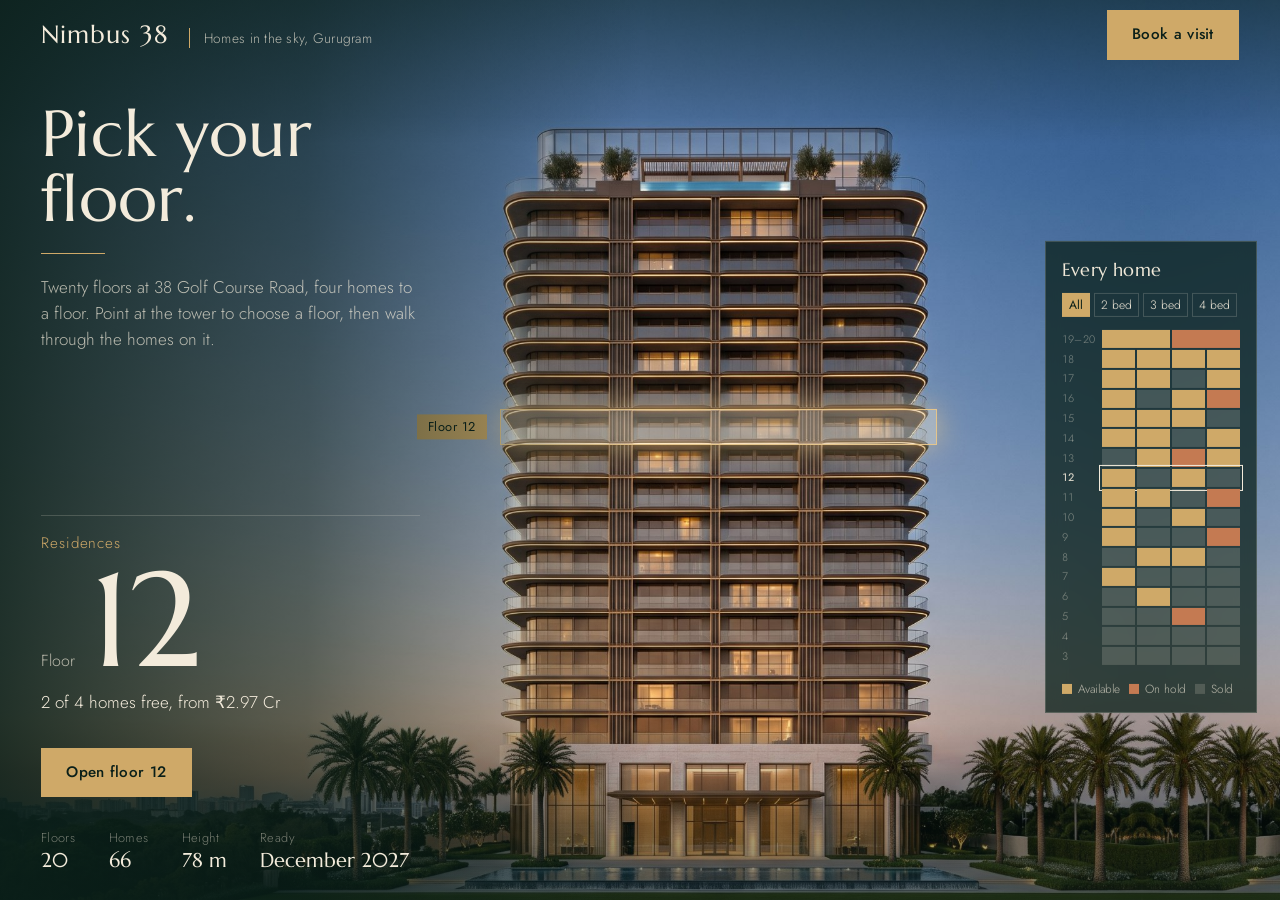
<file: index.html>
<!doctype html>
<html lang="en">
<head>
  <meta charset="utf-8">
  <meta name="viewport" content="width=device-width, initial-scale=1">
  <title>Nimbus 38 | Homes in the sky, Gurugram</title>
  <meta name="description" content="Nimbus 38 is a 20-floor tower of homes at 38 Golf Course Road, Gurugram. Point at the tower to pick a floor, see which homes are free and walk through them.">
  <meta name="theme-color" content="#0c261f">
  <script>document.documentElement.classList.add("js");</script>
  <link rel="preconnect" href="https://fonts.googleapis.com">
  <link rel="preconnect" href="https://fonts.gstatic.com" crossorigin>
  <link href="https://fonts.googleapis.com/css2?family=Jost:wght@300;400;500&family=Marcellus&display=swap" rel="stylesheet">
  <link rel="stylesheet" href="styles.css">
</head>
<body>
  <header class="bar">
    <a class="mark" href="#/" id="home"><span id="markName">Nimbus 38</span> <small id="markKind">Homes in the sky, Gurugram</small></a>
    <a class="btn" id="enquire" href="#">Book a visit</a>
  </header>

  <main>
    <!-- 1. The tower: point at a floor, click to open it -->
    <section class="view view-tower" id="viewTower" aria-labelledby="towerTitle">
      <!-- The wide picture, shown whole at the full height of the screen. -->
      <div class="tower-frame">
        <div class="tower-in" id="towerFrame">
          <div id="towerPic"></div>
          <div class="bands" id="bands"></div>
          <div class="floor-line" id="floorLine" hidden><span id="floorTag"></span></div>
        </div>
      </div>
      <div class="tower-shade" aria-hidden="true"></div>
      <div class="lead">
        <h1 id="towerTitle" tabindex="-1"></h1>
        <p class="lead-intro" id="towerIntro"></p>

        <!-- What the pointer is on right now -->
        <div class="readout" aria-live="polite">
          <p class="readout-zone" id="readZone"></p>
          <p class="readout-floor"><span id="readWord">Floor</span> <b id="readFloor"></b></p>
          <p class="readout-line" id="readLine"></p>
          <a class="btn" id="readOpen" href="#"></a>
        </div>

        <dl class="facts" id="towerFacts"></dl>
      </div>

      <!-- Every home in the tower, floor by floor: also the way in by keyboard and on phones -->
      <div class="stack">
        <div class="stack-head">
          <h2>Every home</h2>
          <div class="chips" id="chips" role="group" aria-label="Show homes by size"></div>
        </div>
        <ol class="stack-rows" id="stackRows" aria-label="Floors, from the top down"></ol>
        <ul class="key" id="key"></ul>
      </div>

    </section>

    <!-- 2. A floor: its cutaway plan, with a marker on every home -->
    <section class="view view-floor" id="viewFloor" aria-labelledby="floorName" hidden>
      <div class="plan">
        <div class="plan-frame" id="planFrame">
          <div id="planPic"></div>
          <div class="dots" id="dots"></div>
        </div>
      </div>
      <aside class="panel">
        <p class="panel-where" id="floorWhere"></p>
        <div class="floor-head">
          <h2 id="floorName" tabindex="-1"></h2>
          <div class="stepper">
            <a id="floorUp" href="#">Floor above</a>
            <a id="floorDown" href="#">Floor below</a>
          </div>
        </div>
        <dl class="panel-facts" id="floorFacts"></dl>
        <p class="panel-text" id="floorText"></p>
        <ul class="unit-list" id="unitList"></ul>
        <div class="panel-actions">
          <a class="btn" id="floorEnquire" href="#">Book a visit</a>
          <a class="btn btn-line" href="#/">Back to the tower</a>
        </div>
        <p class="small-print">Demo site. The tower, prices and contact details are invented, and the pictures are computer-generated.</p>
      </aside>
    </section>

    <!-- 3. A home: its rooms, one picture at a time -->
    <section class="view view-home" id="viewHome" aria-labelledby="homeName" hidden>
      <div class="home-stage">
        <div class="home-pics" id="homePics"></div>
        <div class="home-caption">
          <h3 id="roomName"></h3>
          <p id="roomText"></p>
        </div>
        <ul class="thumbs" id="thumbs" aria-label="Rooms in this home"></ul>
      </div>
      <aside class="panel">
        <p class="panel-where" id="homeWhere"></p>
        <h2 id="homeName" tabindex="-1"></h2>
        <p class="home-kind" id="homeKind"></p>
        <p class="home-price"><b id="homePrice"></b> <span class="pill" id="homeStatus"></span></p>
        <dl class="panel-facts" id="homeFacts"></dl>
        <p class="panel-text" id="homeNote"></p>
        <div class="panel-actions">
          <a class="btn" id="homeEnquire" href="#"></a>
          <a class="btn btn-line" id="homeBack" href="#/"></a>
        </div>
      </aside>
    </section>
  </main>

  <p class="place-read" id="placeRead" hidden></p>

  <script src="config.js"></script>
  <script src="app.js"></script>
</body>
</html>
</file>
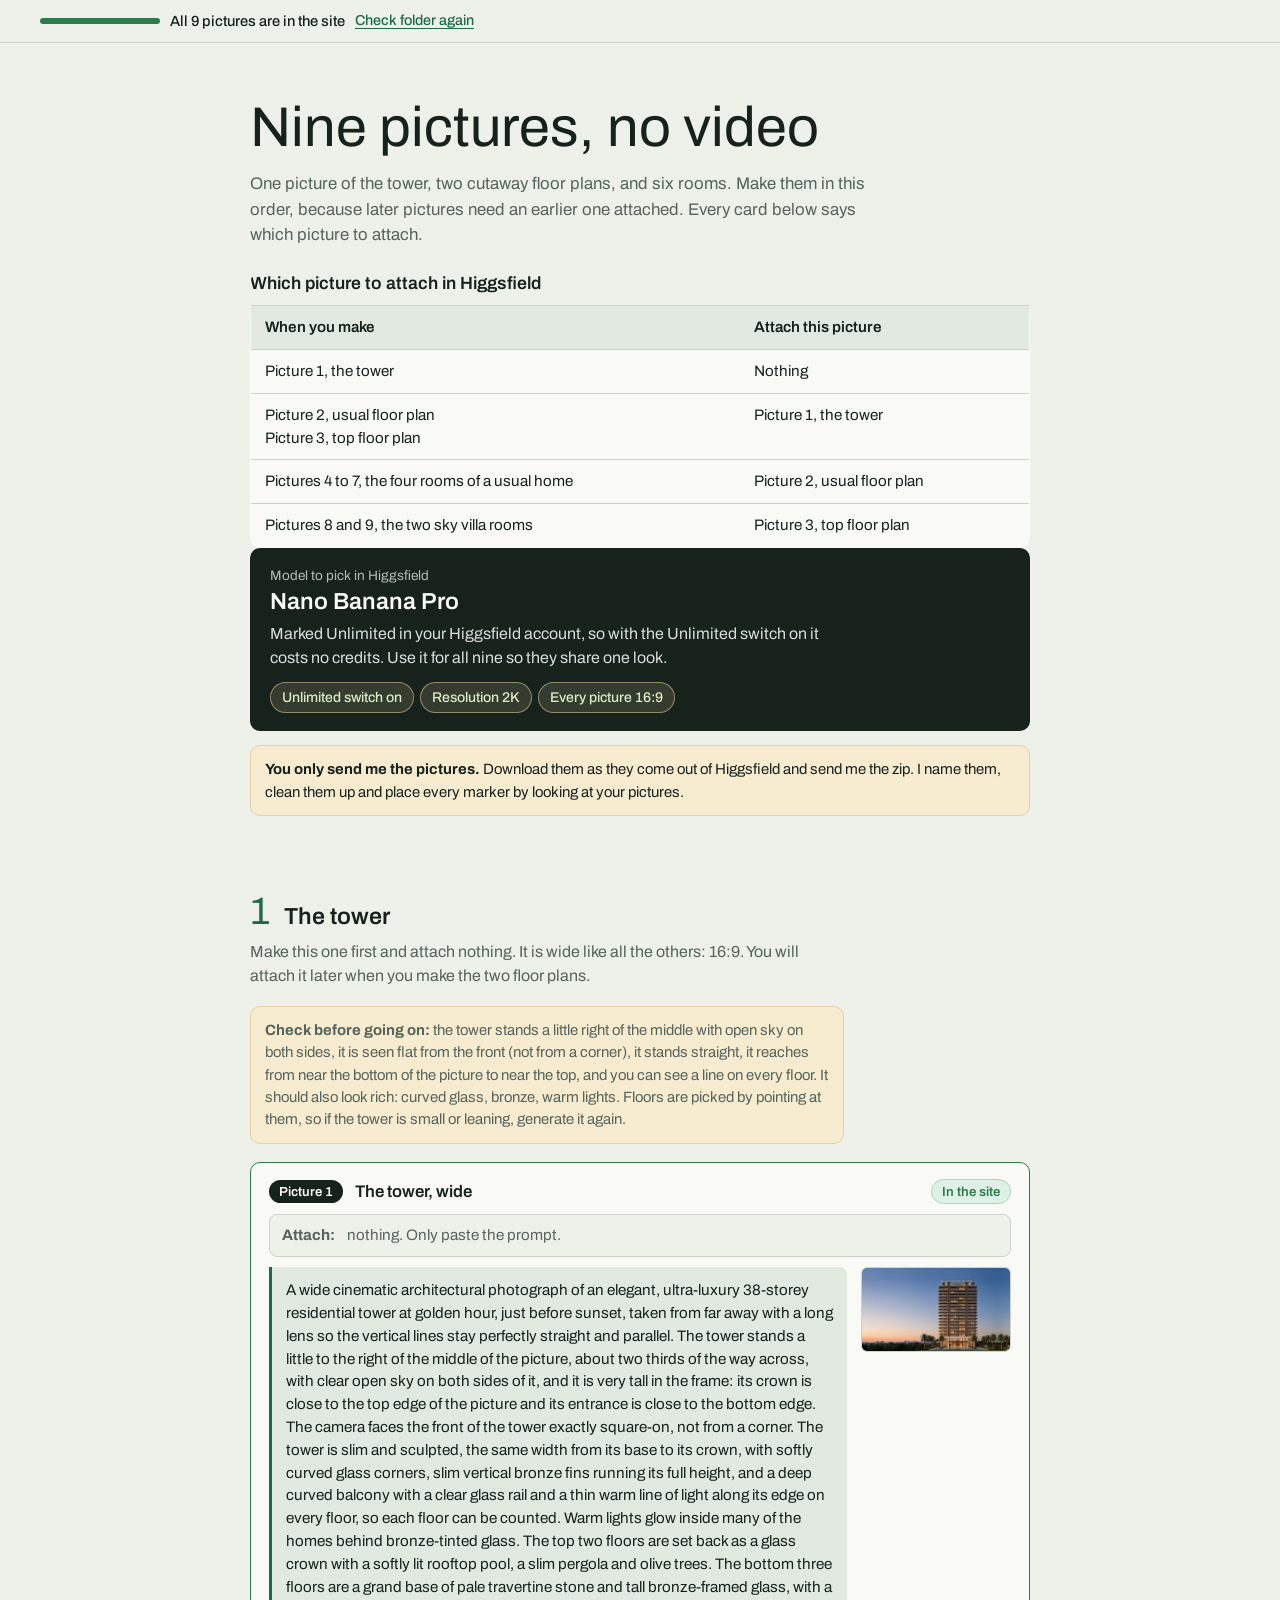
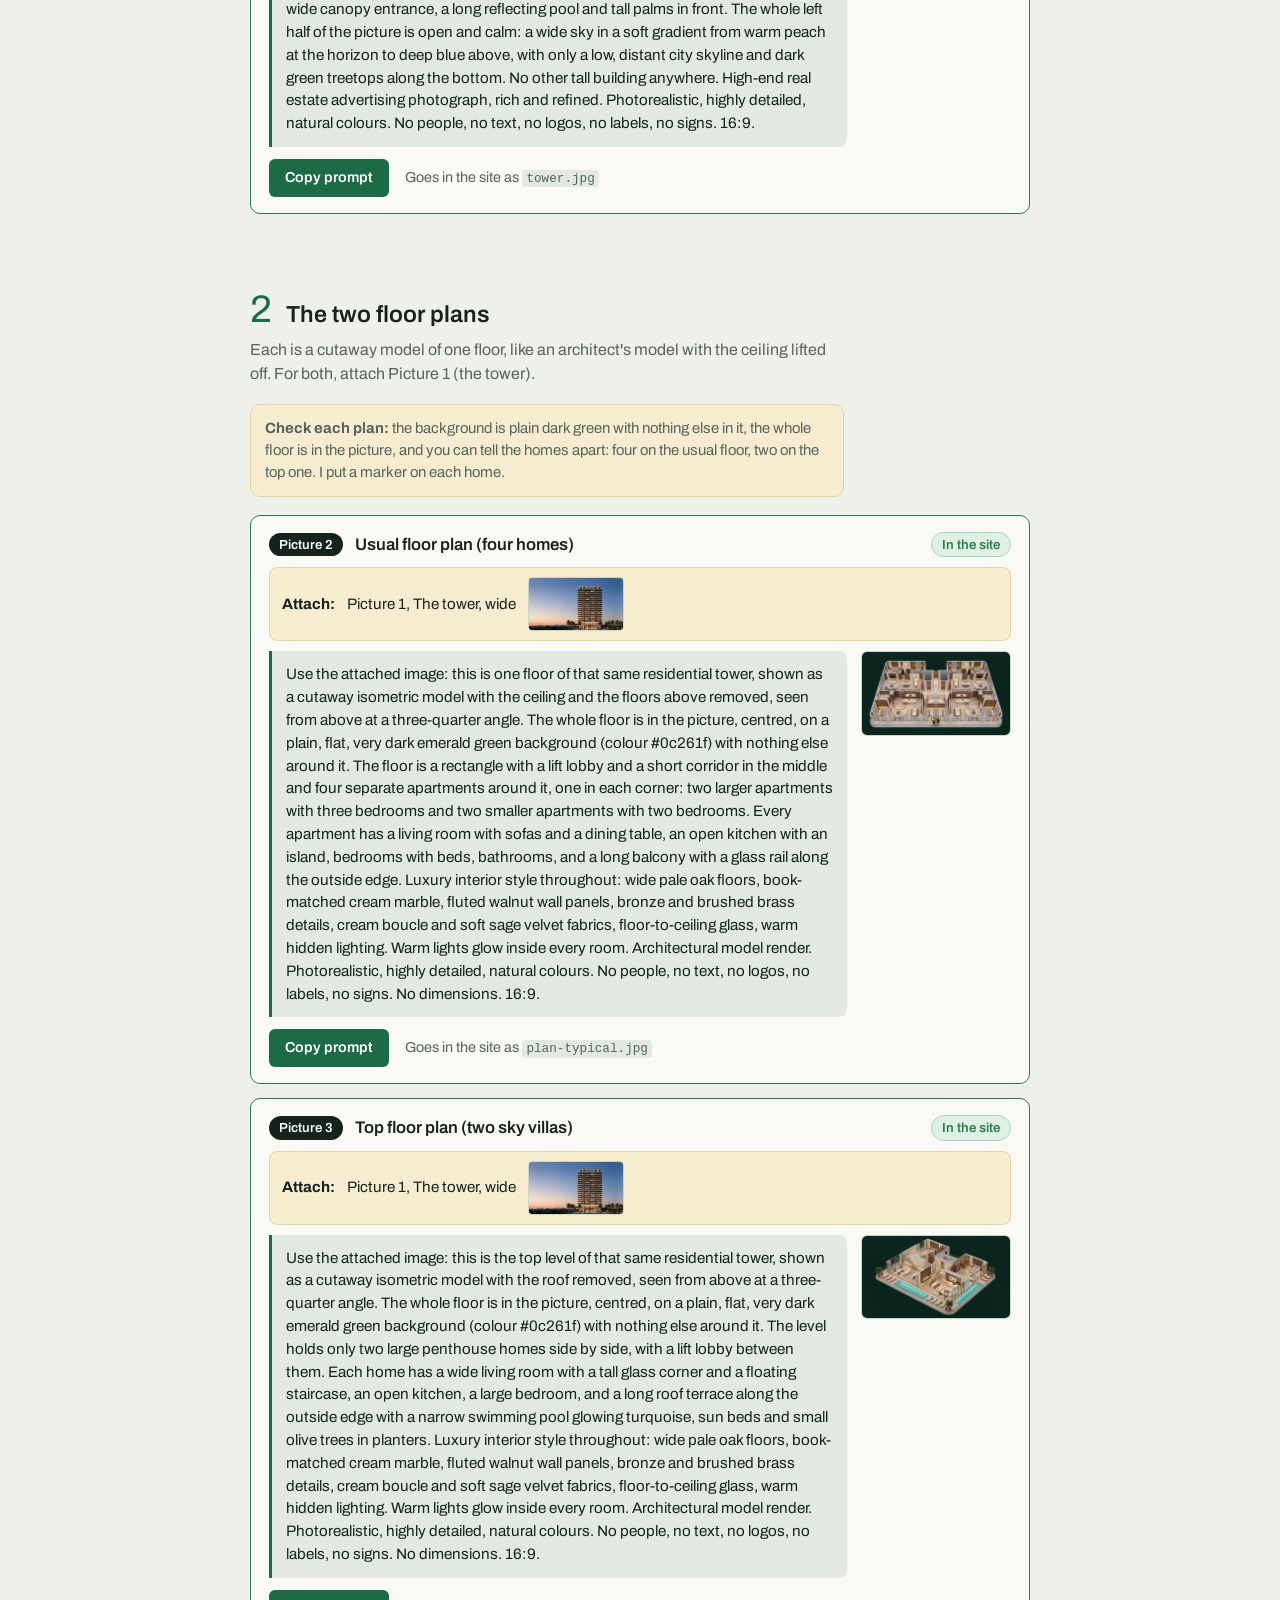
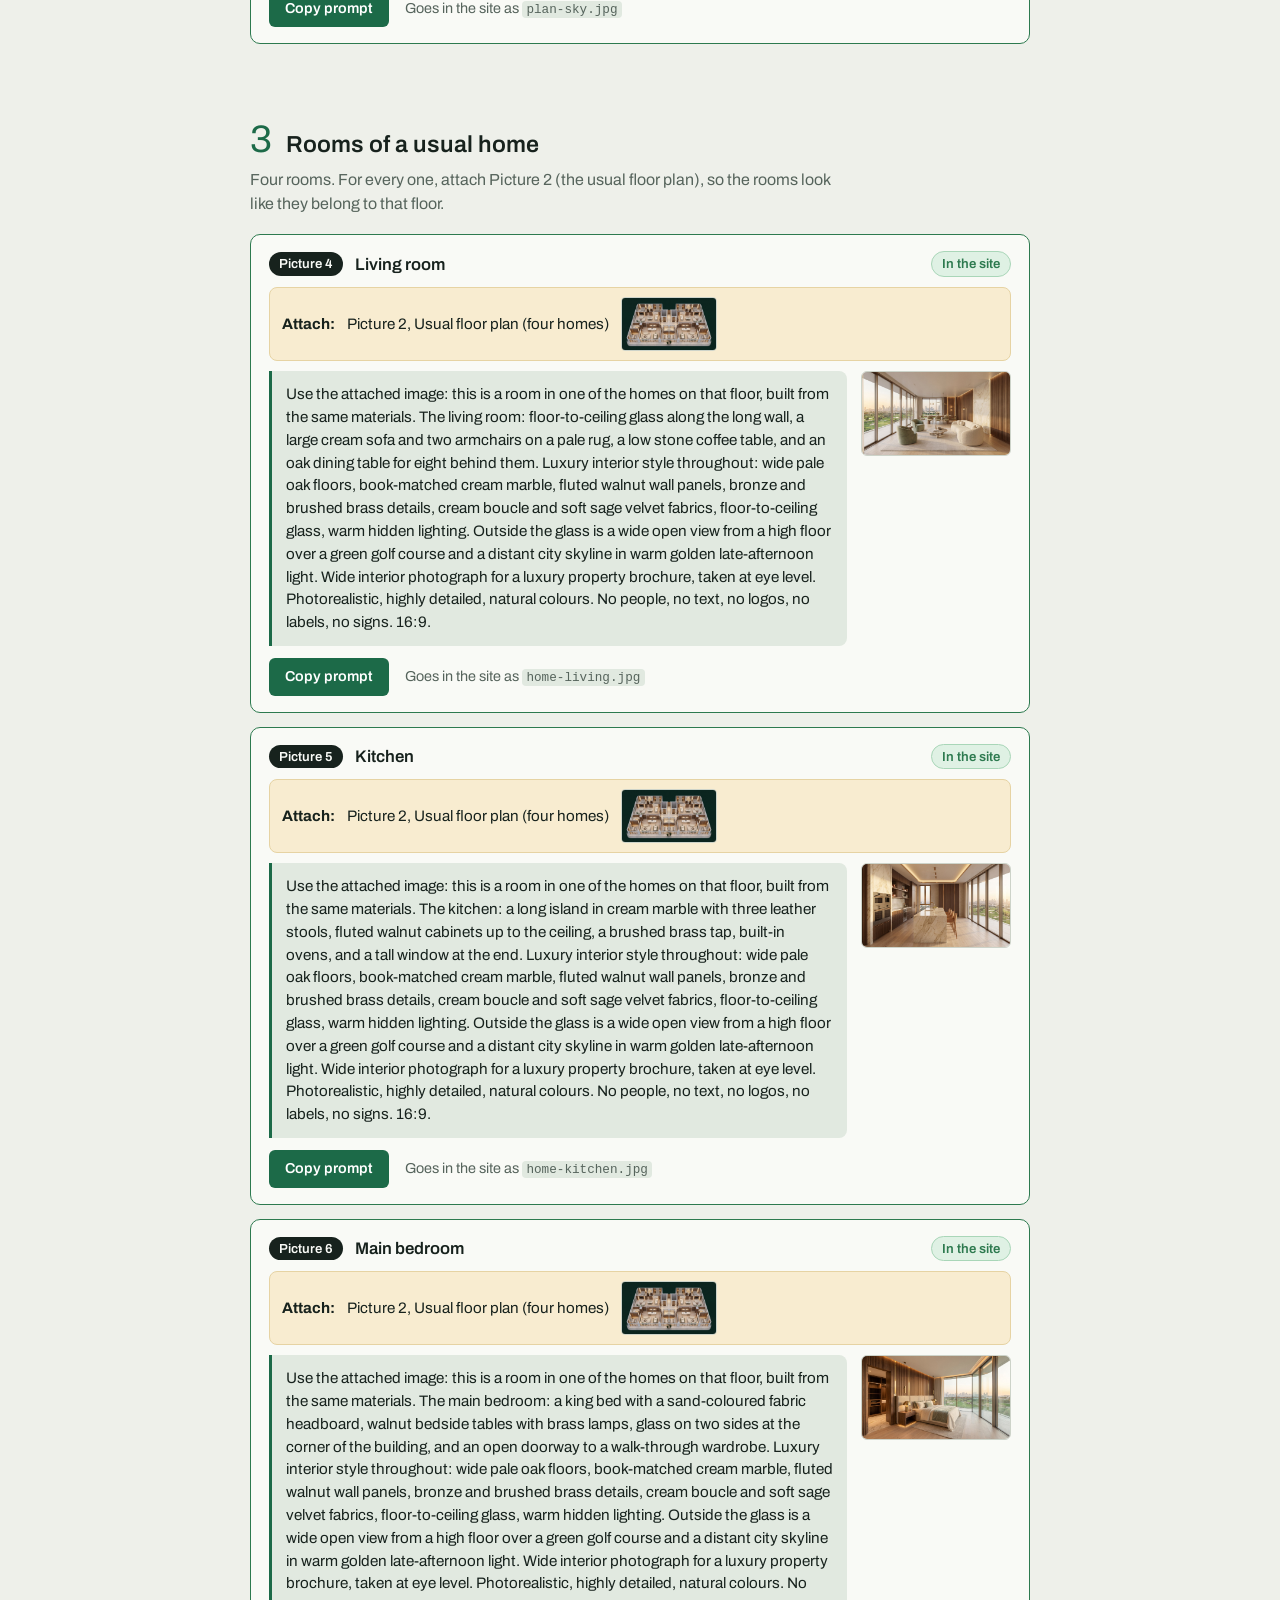
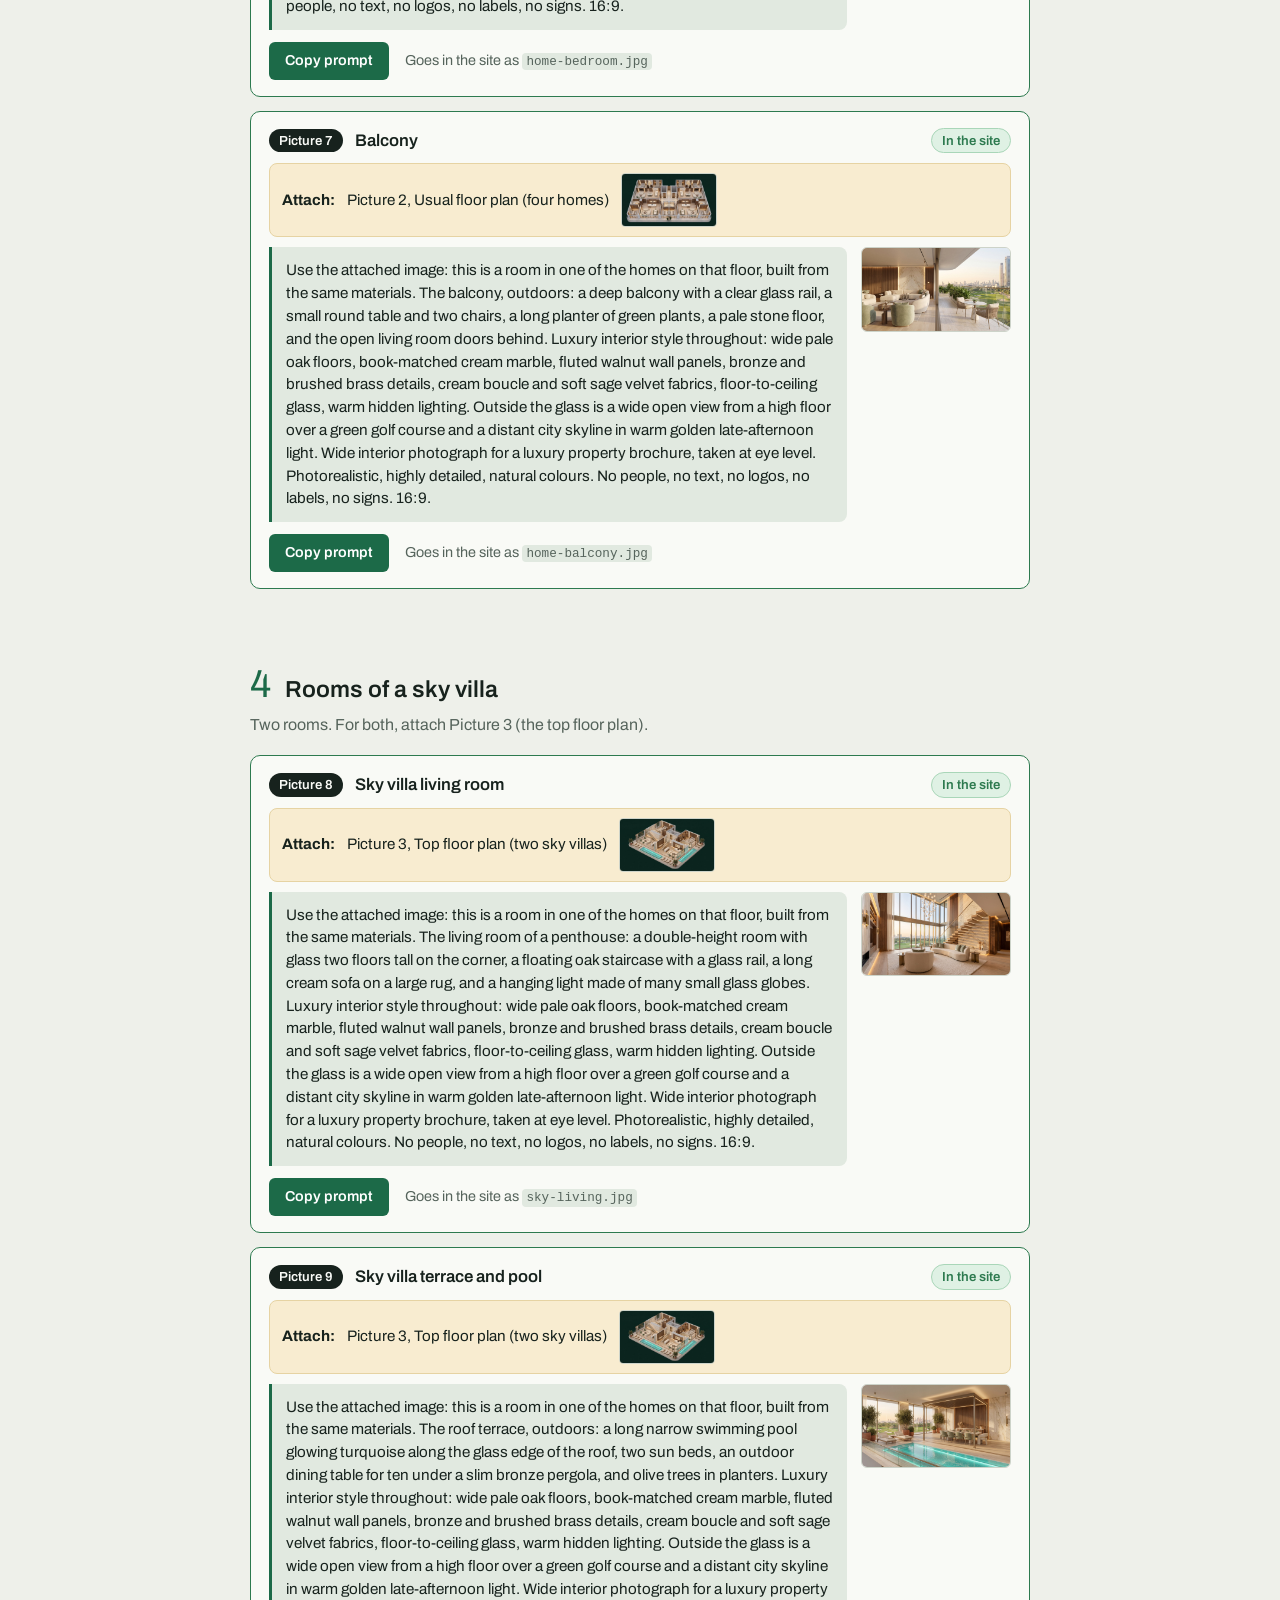
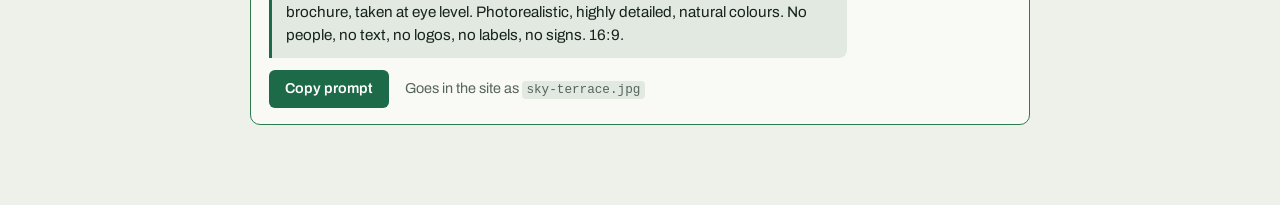
<file: guide.html>
<!doctype html>
<html lang="en">
<head>
  <meta charset="utf-8">
  <meta name="viewport" content="width=device-width, initial-scale=1">
  <title>Picture guide | Nimbus 38</title>
  <link rel="preconnect" href="https://fonts.googleapis.com">
  <link rel="preconnect" href="https://fonts.gstatic.com" crossorigin>
  <link href="https://fonts.googleapis.com/css2?family=Archivo:wdth,wght@75..125,400..700&display=swap" rel="stylesheet">
  <style>
    :root {
      --page: #eef0ea;
      --sheet: #f9faf6;
      --ink: #17221d;
      --ink-soft: #56645c;
      --line: #cdd3c9;
      --accent: #1c6a48;
      --accent-deep: #134d34;
      --tint: #e1e9e0;
      --sand: #d9ecc8;
      --ok: #2d7a4f;
      --display: "Archivo", Arial, sans-serif;
      --text: "Archivo", system-ui, -apple-system, "Segoe UI", sans-serif;
      --mono: ui-monospace, "Cascadia Mono", Consolas, monospace;
    }

    *, *::before, *::after { box-sizing: border-box; }

    body {
      margin: 0;
      background: var(--page);
      color: var(--ink);
      font-family: var(--text);
      font-size: 16px;
      line-height: 1.5;
      -webkit-font-smoothing: antialiased;
    }

    :focus-visible { outline: 2px solid var(--accent); outline-offset: 2px; border-radius: 4px; }

    a { color: var(--accent); }
    code { font-family: var(--mono); font-size: 0.88em; background: var(--tint); padding: 0.1em 0.35em; border-radius: 4px; }

    /* ---------- Sticky bar: how many pictures are in the folder ---------- */
    .bar {
      position: sticky;
      top: 0;
      z-index: 5;
      display: flex;
      flex-wrap: wrap;
      align-items: center;
      gap: 10px 20px;
      padding: 10px clamp(16px, 4vw, 40px);
      background: rgba(238, 240, 234, 0.94);
      border-bottom: 1px solid var(--line);
    }

    .progress { display: flex; flex-wrap: wrap; align-items: center; gap: 10px; font-size: 0.92rem; font-weight: 500; }
    .meter { width: 120px; height: 6px; border-radius: 3px; background: var(--line); overflow: hidden; }
    .meter span { display: block; height: 100%; width: 0; background: var(--ok); transition: width 300ms ease; }

    .linkbtn {
      border: 0; background: none; padding: 0; font: inherit; font-size: 0.9rem;
      color: var(--accent); text-decoration: underline; text-underline-offset: 3px; cursor: pointer;
    }

    /* ---------- Page ---------- */
    main { max-width: 860px; margin: 0 auto; padding: clamp(24px, 5vw, 56px) clamp(16px, 4vw, 40px) 80px; }

    h1 { margin: 0 0 0.25em; font-family: var(--display); font-weight: 400; font-size: clamp(2.3rem, 5.4vw, 3.5rem); line-height: 1.04; }
    .lede { margin: 0 0 24px; max-width: 62ch; color: var(--ink-soft); font-size: 1.05rem; }

    .step { margin-top: clamp(40px, 7vw, 72px); }
    .step > h2 { display: flex; align-items: baseline; gap: 14px; margin: 0 0 6px; font-size: 1.45rem; font-weight: 600; line-height: 1.2; }
    .step > h2 .num { font-family: var(--display); font-weight: 400; font-size: 2.4rem; color: var(--accent); }
    .step > p { margin: 0 0 18px; max-width: 66ch; color: var(--ink-soft); }

    /* Model recommendation */
    .model { padding: 18px 20px; border-radius: 10px; background: var(--ink); color: var(--sheet); }
    .model .label { margin: 0; font-size: 0.85rem; color: rgba(251, 252, 251, 0.7); }
    .model .name { margin: 2px 0 6px; font-size: 1.45rem; font-weight: 600; line-height: 1.2; }
    .model .why { margin: 0 0 12px; max-width: 64ch; color: rgba(251, 252, 251, 0.86); }
    .chips { display: flex; flex-wrap: wrap; gap: 6px; margin: 0; padding: 0; list-style: none; }
    .chips li { padding: 4px 11px; border-radius: 999px; background: rgba(240, 217, 164, 0.14); border: 1px solid rgba(240, 217, 164, 0.5); color: var(--sand); font-size: 0.88rem; font-weight: 500; }

    /* One card per picture */
    .asset { margin-top: 14px; padding: 16px 18px; background: var(--sheet); border: 1px solid var(--line); border-radius: 10px; }
    .asset.is-found { border-color: var(--ok); }
    .asset-head { display: flex; flex-wrap: wrap; align-items: center; gap: 8px 12px; margin-bottom: 10px; }
    .asset-head h3 { margin: 0; font-size: 1.05rem; font-weight: 600; }
    .status { margin-left: auto; padding: 2px 10px; border-radius: 999px; font-size: 0.82rem; font-weight: 600; background: var(--page); color: var(--ink-soft); border: 1px solid var(--line); }
    .is-found .status { background: #dff1e4; color: var(--ok); border-color: #a9d6b8; }

    .pic-num { padding: 2px 10px; border-radius: 999px; background: var(--ink); color: var(--sheet); font-size: 0.82rem; font-weight: 600; white-space: nowrap; }
    .attach { display: flex; flex-wrap: wrap; align-items: center; gap: 8px 12px; margin: 0 0 10px; padding: 9px 12px; border-radius: 8px; background: #f8ecd0; border: 1px solid #e6d3a3; font-size: 0.95rem; }
    .attach.is-none { background: var(--page); border-color: var(--line); color: var(--ink-soft); }
    .attach-pic { width: 96px; aspect-ratio: 16 / 9; object-fit: cover; border-radius: 4px; border: 1px solid var(--line); }
    .attach-pic[hidden] { display: none; }

    .which { width: 100%; margin: 18px 0 0; border-collapse: collapse; background: var(--sheet); border: 1px solid var(--line); border-radius: 10px; overflow: hidden; font-size: 0.95rem; }
    .which caption { padding: 0 0 8px; text-align: left; font-size: 1.1rem; font-weight: 600; }
    .which th, .which td { padding: 10px 14px; text-align: left; border-bottom: 1px solid var(--line); vertical-align: top; }
    .which th { font-weight: 600; background: var(--tint); }
    .which tr:last-child td { border-bottom: 0; }

    .asset-body { display: flex; gap: 14px; align-items: flex-start; }
    .prompt { flex: 1; margin: 0; padding: 12px 14px; border-left: 3px solid var(--accent); border-radius: 0 8px 8px 0; background: var(--tint); font-size: 0.95rem; white-space: pre-wrap; }
    .preview { flex: none; width: 150px; aspect-ratio: 16 / 9; object-fit: cover; border-radius: 6px; border: 1px solid var(--line); }
    .preview[hidden] { display: none; }

    .asset-foot { display: flex; flex-wrap: wrap; align-items: center; gap: 8px 16px; margin-top: 12px; font-size: 0.9rem; color: var(--ink-soft); }
    .copy { border: 0; border-radius: 6px; padding: 8px 16px; background: var(--accent); color: #fff; font: inherit; font-size: 0.9rem; font-weight: 600; cursor: pointer; }
    .copy:hover { background: var(--accent-deep); }
    .copy.is-done { background: var(--ok); }

    .note { margin: 14px 0 0; padding: 12px 14px; border-radius: 10px; background: #f8ecd0; border: 1px solid #e6d3a3; font-size: 0.93rem; }

    @media (max-width: 620px) {
      .bar { position: static; }
      .asset-body { flex-direction: column; }
      .preview { width: 100%; }
    }

    @media (prefers-reduced-motion: reduce) { .meter span { transition: none; } }
  </style>
</head>
<body>
  <div class="bar">
    <div class="progress" aria-live="polite">
      <div class="meter" aria-hidden="true"><span id="meterFill"></span></div>
      <span id="progressText">Checking folder</span>
      <button class="linkbtn" id="recheck" type="button">Check folder again</button>
    </div>
  </div>

  <main>
    <h1>Nine pictures, no video</h1>
    <p class="lede">
      One picture of the tower, two cutaway floor plans, and six rooms. Make them in this order, because later pictures need an earlier one attached. Every card below says which picture to attach.
    </p>

    <table class="which">
      <caption>Which picture to attach in Higgsfield</caption>
      <thead><tr><th>When you make</th><th>Attach this picture</th></tr></thead>
      <tbody>
        <tr><td>Picture 1, the tower</td><td>Nothing</td></tr>
        <tr><td>Picture 2, usual floor plan<br>Picture 3, top floor plan</td><td>Picture 1, the tower</td></tr>
        <tr><td>Pictures 4 to 7, the four rooms of a usual home</td><td>Picture 2, usual floor plan</td></tr>
        <tr><td>Pictures 8 and 9, the two sky villa rooms</td><td>Picture 3, top floor plan</td></tr>
      </tbody>
    </table>

    <div class="model">
      <p class="label">Model to pick in Higgsfield</p>
      <p class="name">Nano Banana Pro</p>
      <p class="why">Marked Unlimited in your Higgsfield account, so with the Unlimited switch on it costs no credits. Use it for all nine so they share one look.</p>
      <ul class="chips"><li>Unlimited switch on</li><li>Resolution 2K</li><li>Every picture 16:9</li></ul>
    </div>

    <p class="note">
      <b>You only send me the pictures.</b> Download them as they come out of Higgsfield and send
      me the zip. I name them, clean them up and place every marker by looking at your pictures.
    </p>

    <div id="groups"></div>
  </main>

  <script>
  (() => {
    "use strict";

    const DIR = "assets/tower";
    const TYPES = ["jpg", "png", "webp", "jpeg"];

    const LOOK = "Photorealistic, highly detailed, natural colours. No people, no text, no logos, no labels, no signs.";
    const STYLE = "Luxury interior style throughout: wide pale oak floors, book-matched cream marble, fluted walnut wall panels, bronze and brushed brass details, cream boucle and soft sage velvet fabrics, floor-to-ceiling glass, warm hidden lighting.";
    const BACK = "The whole floor is in the picture, centred, on a plain, flat, very dark emerald green background (colour #0c261f) with nothing else around it.";
    const ROOM = (what) => `Use the attached image: this is a room in one of the homes on that floor, built from the same materials. ${what} ${STYLE} Outside the glass is a wide open view from a high floor over a green golf course and a distant city skyline in warm golden late-afternoon light. Wide interior photograph for a luxury property brochure, taken at eye level. ${LOOK} 16:9.`;

    const GROUPS = [
      {
        title: "The tower",
        intro: "Make this one first and attach nothing. It is wide like all the others: 16:9. You will attach it later when you make the two floor plans.",
        note: "<b>Check before going on:</b> the tower stands a little right of the middle with open sky on both sides, it is seen flat from the front (not from a corner), it stands straight, it reaches from near the bottom of the picture to near the top, and you can see a line on every floor. It should also look rich: curved glass, bronze, warm lights. Floors are picked by pointing at them, so if the tower is small or leaning, generate it again.",
        items: [
          { file: "tower", title: "The tower, wide",
            text: `A wide cinematic architectural photograph of an elegant, ultra-luxury 38-storey residential tower at golden hour, just before sunset, taken from far away with a long lens so the vertical lines stay perfectly straight and parallel. The tower stands a little to the right of the middle of the picture, about two thirds of the way across, with clear open sky on both sides of it, and it is very tall in the frame: its crown is close to the top edge of the picture and its entrance is close to the bottom edge. The camera faces the front of the tower exactly square-on, not from a corner. The tower is slim and sculpted, the same width from its base to its crown, with softly curved glass corners, slim vertical bronze fins running its full height, and a deep curved balcony with a clear glass rail and a thin warm line of light along its edge on every floor, so each floor can be counted. Warm lights glow inside many of the homes behind bronze-tinted glass. The top two floors are set back as a glass crown with a softly lit rooftop pool, a slim pergola and olive trees. The bottom three floors are a grand base of pale travertine stone and tall bronze-framed glass, with a wide canopy entrance, a long reflecting pool and tall palms in front. The whole left half of the picture is open and calm: a wide sky in a soft gradient from warm peach at the horizon to deep blue above, with only a low, distant city skyline and dark green treetops along the bottom. No other tall building anywhere. High-end real estate advertising photograph, rich and refined. ${LOOK} 16:9.` },
        ],
      },
      {
        title: "The two floor plans",
        intro: "Each is a cutaway model of one floor, like an architect's model with the ceiling lifted off. For both, attach Picture 1 (the tower).",
        note: "<b>Check each plan:</b> the background is plain dark green with nothing else in it, the whole floor is in the picture, and you can tell the homes apart: four on the usual floor, two on the top one. I put a marker on each home.",
        items: [
          { file: "plan-typical", title: "Usual floor plan (four homes)", ref: "tower",
            text: `Use the attached image: this is one floor of that same residential tower, shown as a cutaway isometric model with the ceiling and the floors above removed, seen from above at a three-quarter angle. ${BACK} The floor is a rectangle with a lift lobby and a short corridor in the middle and four separate apartments around it, one in each corner: two larger apartments with three bedrooms and two smaller apartments with two bedrooms. Every apartment has a living room with sofas and a dining table, an open kitchen with an island, bedrooms with beds, bathrooms, and a long balcony with a glass rail along the outside edge. ${STYLE} Warm lights glow inside every room. Architectural model render. ${LOOK} No dimensions. 16:9.` },
          { file: "plan-sky", title: "Top floor plan (two sky villas)", ref: "tower",
            text: `Use the attached image: this is the top level of that same residential tower, shown as a cutaway isometric model with the roof removed, seen from above at a three-quarter angle. ${BACK} The level holds only two large penthouse homes side by side, with a lift lobby between them. Each home has a wide living room with a tall glass corner and a floating staircase, an open kitchen, a large bedroom, and a long roof terrace along the outside edge with a narrow swimming pool glowing turquoise, sun beds and small olive trees in planters. ${STYLE} Warm lights glow inside every room. Architectural model render. ${LOOK} No dimensions. 16:9.` },
        ],
      },
      {
        title: "Rooms of a usual home",
        intro: "Four rooms. For every one, attach Picture 2 (the usual floor plan), so the rooms look like they belong to that floor.",
        items: [
          { file: "home-living", title: "Living room", ref: "plan-typical", text: ROOM("The living room: floor-to-ceiling glass along the long wall, a large cream sofa and two armchairs on a pale rug, a low stone coffee table, and an oak dining table for eight behind them.") },
          { file: "home-kitchen", title: "Kitchen", ref: "plan-typical", text: ROOM("The kitchen: a long island in cream marble with three leather stools, fluted walnut cabinets up to the ceiling, a brushed brass tap, built-in ovens, and a tall window at the end.") },
          { file: "home-bedroom", title: "Main bedroom", ref: "plan-typical", text: ROOM("The main bedroom: a king bed with a sand-coloured fabric headboard, walnut bedside tables with brass lamps, glass on two sides at the corner of the building, and an open doorway to a walk-through wardrobe.") },
          { file: "home-balcony", title: "Balcony", ref: "plan-typical", text: ROOM("The balcony, outdoors: a deep balcony with a clear glass rail, a small round table and two chairs, a long planter of green plants, a pale stone floor, and the open living room doors behind.") },
        ],
      },
      {
        title: "Rooms of a sky villa",
        intro: "Two rooms. For both, attach Picture 3 (the top floor plan).",
        items: [
          { file: "sky-living", title: "Sky villa living room", ref: "plan-sky", text: ROOM("The living room of a penthouse: a double-height room with glass two floors tall on the corner, a floating oak staircase with a glass rail, a long cream sofa on a large rug, and a hanging light made of many small glass globes.") },
          { file: "sky-terrace", title: "Sky villa terrace and pool", ref: "plan-sky", text: ROOM("The roof terrace, outdoors: a long narrow swimming pool glowing turquoise along the glass edge of the roof, two sun beds, an outdoor dining table for ten under a slim bronze pergola, and olive trees in planters.") },
        ],
      },
    ];

    const esc = (s) => s.replace(/[&<>"]/g, (c) => ({ "&": "&amp;", "<": "&lt;", ">": "&gt;", '"': "&quot;" }[c]));

    // Every picture gets a number, so "attach Picture 2" always means one thing.
    const numbered = {};
    GROUPS.flatMap((g) => g.items).forEach((item, n) => { item.n = n + 1; numbered[item.file] = item; });

    const attachLine = (item) => {
      if (!item.ref) return `<p class="attach is-none"><b>Attach:</b> nothing. Only paste the prompt.</p>`;
      const r = numbered[item.ref];
      return `<p class="attach"><b>Attach:</b> Picture ${r.n}, ${esc(r.title)}<img class="attach-pic" alt="" hidden data-ref="${esc(r.file)}"></p>`;
    };

    const cards = [];
    GROUPS.forEach((group, i) => {
      const section = document.createElement("section");
      section.className = "step";
      section.innerHTML =
        `<h2><span class="num">${i + 1}</span> ${esc(group.title)}</h2>` +
        `<p>${esc(group.intro)}</p>` +
        (group.note ? `<p class="note">${group.note}</p>` : "");
      group.items.forEach((item) => {
        const el = document.createElement("article");
        el.className = "asset";
        el.innerHTML =
          `<div class="asset-head"><span class="pic-num">Picture ${item.n}</span><h3>${esc(item.title)}</h3><span class="status">Not in the site yet</span></div>` +
          attachLine(item) +
          `<div class="asset-body"><p class="prompt"></p><img class="preview" alt="" hidden></div>` +
          `<div class="asset-foot"><button class="copy" type="button">Copy prompt</button>` +
          `<span>Goes in the site as <code>${esc(item.file)}.jpg</code></span></div>`;
        el.querySelector(".prompt").textContent = item.text;
        el.querySelector(".copy").addEventListener("click", (e) => copy(item.text, e.currentTarget));
        section.append(el);
        cards.push({ el, file: item.file });
      });
      document.getElementById("groups").append(section);
    });

    async function copy(text, button) {
      let ok = false;
      try { await navigator.clipboard.writeText(text); ok = true; }
      catch (_) {
        const ta = document.createElement("textarea");
        ta.value = text; ta.style.position = "fixed"; ta.style.opacity = "0";
        document.body.append(ta); ta.select();
        try { ok = document.execCommand("copy"); } catch (_) { ok = false; }
        ta.remove();
      }
      button.textContent = ok ? "Copied" : "Select the text and copy it";
      button.classList.toggle("is-done", ok);
      window.setTimeout(() => { button.textContent = "Copy prompt"; button.classList.remove("is-done"); }, 1800);
    }

    function findStill(file) {
      return new Promise((resolve) => {
        const attempt = (n) => {
          if (n >= TYPES.length) return resolve(null);
          const url = `${DIR}/${file}.${TYPES[n]}`;
          const img = new Image();
          img.onload = () => resolve(url);
          img.onerror = () => attempt(n + 1);
          img.src = `${url}?t=${Date.now()}`;
        };
        attempt(0);
      });
    }

    let run = 0;
    async function checkFolder() {
      const mine = ++run;
      const found = await Promise.all(cards.map((c) => findStill(c.file)));
      if (mine !== run) return;
      found.forEach((url, i) => {
        const card = cards[i];
        card.el.classList.toggle("is-found", Boolean(url));
        card.el.querySelector(".status").textContent = url ? "In the site" : "Not in the site yet";
        const preview = card.el.querySelector(".preview");
        preview.hidden = !url;
        if (url) preview.src = url;
      });
      // Show a small copy of the picture to attach, once that picture is in the site.
      const urls = {};
      cards.forEach((c, i) => { urls[c.file] = found[i]; });
      document.querySelectorAll(".attach-pic").forEach((img) => {
        const url = urls[img.dataset.ref];
        img.hidden = !url;
        if (url) img.src = url;
      });
      const done = found.filter(Boolean).length;
      document.getElementById("meterFill").style.width = `${(done / cards.length) * 100}%`;
      document.getElementById("progressText").textContent =
        done === cards.length ? `All ${cards.length} pictures are in the site` : `${done} of ${cards.length} pictures in the site`;
    }

    document.getElementById("recheck").addEventListener("click", checkFolder);
    window.addEventListener("focus", checkFolder);
    checkFolder();
  })();
  </script>
</body>
</html>
</file>
<file: styles.css>
:root {
  --page: #0c261f;         /* deep emerald: the page, and the background of the floor plans */
  --sheet: #113229;        /* a shade lighter: panels and cards */
  --ivory: #f3ebdb;        /* text */
  --soft: rgba(243, 235, 219, 0.72);
  --faint: rgba(243, 235, 219, 0.46);
  --rule: rgba(243, 235, 219, 0.18);
  --gold: #cfa968;         /* the one accent: what is free, what can be opened */
  --gold-bright: #e4c58c;
  --copper: #c47a52;       /* on hold */
  --gone: rgba(243, 235, 219, 0.17); /* sold */
  --deep: #0a1f19;         /* text on gold and ivory */

  --display: "Marcellus", "Cinzel", Georgia, serif;
  --text: "Jost", system-ui, -apple-system, "Segoe UI", sans-serif;

  --pad: clamp(18px, 3.2vw, 52px);
  --bar-h: 70px;
  --panel-w: clamp(350px, 31vw, 450px);
  --ease: cubic-bezier(0.2, 0.7, 0.1, 1);
}

*,
*::before,
*::after {
  box-sizing: border-box;
}

html {
  overflow-x: clip;
}

body {
  margin: 0;
  background: var(--page);
  color: var(--ivory);
  font-family: var(--text);
  font-weight: 300;
  font-size: 17px;
  line-height: 1.55;
  -webkit-font-smoothing: antialiased;
}

a {
  color: inherit;
  text-decoration: none;
}

h1,
h2,
h3,
p,
ul,
ol,
dl,
dd {
  margin: 0;
}

h1,
h2,
h3 {
  font-family: var(--display);
  font-weight: 400;
}

ul,
ol {
  padding: 0;
  list-style: none;
}

button {
  font: inherit;
  color: inherit;
}

:focus-visible {
  outline: 2px solid var(--gold);
  outline-offset: 3px;
}

h1:focus,
h2:focus {
  outline: none;
}

[hidden] {
  display: none !important;
}

/* A picture slot. Empty slots say which file they are waiting for. */
.pic {
  background: #153a30 center / cover no-repeat;
}

.pic.is-empty {
  display: grid;
  place-items: center;
  padding: 16px;
  text-align: center;
  font-size: 0.9rem;
  color: var(--soft);
  outline: 1px dashed var(--rule);
  outline-offset: -10px;
}

.pic.is-empty::after {
  content: "Add " attr(data-file) " to assets/tower";
}

/* ---------- Buttons ---------- */

.btn {
  display: inline-block;
  padding: 0.78em 1.6em;
  border: 1px solid var(--gold);
  background: var(--gold);
  color: var(--deep);
  font-weight: 500;
  font-size: 0.95rem;
  letter-spacing: 0.02em;
  text-align: center;
  transition: background-color 200ms ease, border-color 200ms ease, color 200ms ease;
}

.btn:hover {
  background: var(--gold-bright);
  border-color: var(--gold-bright);
}

.btn-line {
  border-color: rgba(243, 235, 219, 0.55);
  background: none;
  color: var(--ivory);
}

.btn-line:hover {
  background: var(--ivory);
  border-color: var(--ivory);
  color: var(--deep);
}

/* ---------- Header ---------- */

.bar {
  position: fixed;
  inset: 0 0 auto 0;
  z-index: 30;
  display: flex;
  align-items: center;
  justify-content: space-between;
  gap: 16px;
  height: var(--bar-h);
  padding: 0 var(--pad);
  pointer-events: none;
}

.bar > * {
  pointer-events: auto;
}

.mark {
  font-family: var(--display);
  font-size: 1.55rem;
  line-height: 1;
  letter-spacing: 0.04em;
}

.mark small {
  margin-left: 12px;
  padding-left: 14px;
  border-left: 1px solid var(--gold);
  font-family: var(--text);
  font-size: 0.86rem;
  letter-spacing: 0.02em;
  color: var(--soft);
}

/* ---------- The three views ---------- */

.view {
  position: fixed;
  inset: 0;
  overflow: hidden;
  background: var(--page);
  will-change: transform, opacity;
}

/* ---------- 1. The tower ---------- */

/* The words sit over the open sky on the left of the picture. */
.lead {
  position: absolute;
  inset: 0 auto 0 0;
  display: flex;
  flex-direction: column;
  width: min(33rem, 36vw);
  padding: calc(var(--bar-h) + clamp(10px, 3.4vh, 38px)) var(--pad) 28px;
}

.lead h1 {
  font-size: clamp(2.7rem, 5.1vw, 4.9rem);
  line-height: 1;
  letter-spacing: 0.005em;
  text-wrap: balance;
}

/* A short gold rule under the title. */
.lead h1::after {
  content: "";
  display: block;
  width: 64px;
  height: 1px;
  margin-top: clamp(14px, 2.4vh, 24px);
  background: var(--gold);
}

.lead-intro {
  max-width: 30rem;
  margin-top: clamp(12px, 2.2vh, 22px);
  color: var(--soft);
}

/* What the pointer is on. */
.readout {
  max-width: 30rem;
  margin-top: auto;
  padding-top: 16px;
  border-top: 1px solid var(--rule);
}

.readout-zone {
  font-size: 0.95rem;
  letter-spacing: 0.06em;
  color: var(--gold);
}

.readout-floor {
  display: flex;
  align-items: baseline;
  gap: 16px;
  line-height: 0.95;
}

.readout-floor span {
  font-size: 1rem;
  color: var(--soft);
}

.readout-floor b {
  font-family: var(--display);
  font-weight: 400;
  font-size: clamp(4.2rem, 16vh, 8.4rem);
  letter-spacing: -0.01em;
  font-variant-numeric: lining-nums tabular-nums;
  color: var(--ivory);
}

.readout-line {
  min-height: 3.1em;
  margin-top: 6px;
}

.readout .btn {
  margin-top: 6px;
}

.facts {
  display: flex;
  flex-wrap: wrap;
  gap: 6px clamp(20px, 2.6vw, 42px);
  margin-top: clamp(16px, 3.4vh, 34px);
}

.facts dt,
.panel-facts dt {
  font-size: 0.8rem;
  letter-spacing: 0.03em;
  color: var(--faint);
}

.facts dd {
  font-family: var(--display);
  font-size: 1.22rem;
  line-height: 1.25;
}

/* Every home, floor by floor. */
.stack {
  position: absolute;
  right: min(var(--pad), 2vw, 2.6vh);
  top: calc(50% + var(--bar-h) / 2 - 8px);
  transform: translateY(-50%);
  width: clamp(212px, min(16vw, 28vh), 246px); /* narrower on small screens, so it never covers the tower */
  padding: 14px 16px;
  background: rgba(10, 31, 25, 0.74);
  border: 1px solid var(--rule);
  -webkit-backdrop-filter: blur(10px);
  backdrop-filter: blur(10px);
}

.stack-head h2 {
  font-size: 1.15rem;
  letter-spacing: 0.02em;
}

.chips {
  display: flex;
  flex-wrap: wrap;
  gap: 4px;
  margin: 8px 0 12px;
}

.chip {
  padding: 2px 6px;
  border: 1px solid var(--rule);
  background: none;
  font-size: 0.76rem;
  cursor: pointer;
  transition: background-color 160ms ease, border-color 160ms ease, color 160ms ease;
}

.chip:hover {
  border-color: var(--gold);
}

.chip[aria-pressed="true"] {
  border-color: var(--gold);
  background: var(--gold);
  color: var(--deep);
  font-weight: 400;
}

.stack-row {
  display: grid;
  grid-template-columns: 40px 1fr;
  align-items: center;
  height: clamp(13px, 2.2vh, 21px);
}

.stack-n {
  font-size: 0.68rem;
  line-height: 1;
  letter-spacing: 0.04em;
  font-variant-numeric: tabular-nums;
  color: var(--faint);
}

.stack-cells {
  display: flex;
  gap: 2px;
  height: 100%;
  padding: 1px 0;
}

.cell {
  flex: 1;
  display: block;
  background: var(--gone);
  transition: opacity 200ms ease;
}

.cell.is-free {
  background: var(--gold);
}

.cell.is-held {
  background: var(--copper);
}

.cell.is-dim {
  opacity: 0.14;
}

.stack-row:hover .stack-n,
.is-on .stack-n {
  color: var(--ivory);
  font-weight: 400;
}

.is-on .stack-cells {
  outline: 1px solid var(--ivory);
  outline-offset: 2px;
}

.key {
  display: flex;
  flex-wrap: wrap;
  gap: 4px 9px;
  margin-top: 14px;
  font-size: 0.74rem;
  color: var(--soft);
}

.key li {
  display: flex;
  align-items: center;
  gap: 6px;
}

.key .cell {
  flex: none;
  width: 10px;
  height: 10px;
}

/* The tower picture is wide (16:9) and is always shown at the full height of
   the screen, never cropped top or bottom. It is pinned to the right edge,
   where the tower stands, so a narrower window only loses sky on the left.
   Bands are placed on the inner box in percent. */
.tower-frame {
  position: absolute;
  right: 0;
  top: 0;
  height: 100%;
  aspect-ratio: 16 / 9;
}

.tower-in,
.tower-in > .pic {
  position: absolute;
  inset: 0;
}

/* On a window wider than the picture, its left edge melts into the page colour. */
.tower-in > .pic {
  -webkit-mask-image: linear-gradient(to right, transparent, #000 20%);
  mask-image: linear-gradient(to right, transparent, #000 20%);
}

.tower-shade {
  position: absolute;
  inset: 0;
  background:
    linear-gradient(to right, rgba(10, 31, 25, 0.9), rgba(10, 31, 25, 0.62) 24%, rgba(10, 31, 25, 0) 50%),
    linear-gradient(to bottom, rgba(10, 31, 25, 0.5), rgba(10, 31, 25, 0) 16%),
    linear-gradient(to top, rgba(10, 31, 25, 0.55), rgba(10, 31, 25, 0) 20%);
  pointer-events: none;
}

.bands {
  position: absolute;
  inset: 0;
}

.band {
  position: absolute;
}

.band.is-open {
  cursor: pointer;
}

/* The strip on the floor being pointed at. */
.floor-line {
  position: absolute;
  min-height: 4px;
  background: rgba(255, 244, 214, 0.34);
  box-shadow: 0 0 0 1px var(--gold-bright), 0 0 30px rgba(228, 197, 140, 0.75);
  pointer-events: none;
  transition: top 110ms ease, height 110ms ease, left 110ms ease, width 110ms ease;
}

.floor-line.is-closed {
  background: rgba(255, 255, 255, 0.14);
  box-shadow: 0 0 0 1px rgba(243, 235, 219, 0.75);
}

.floor-line span {
  position: absolute;
  right: calc(100% + 14px);
  top: 50%;
  transform: translateY(-50%);
  padding: 3px 11px;
  background: var(--gold);
  color: var(--deep);
  font-size: 0.8rem;
  font-weight: 400;
  letter-spacing: 0.04em;
  line-height: 1.5;
  white-space: nowrap;
}

/* ---------- 2. A floor ---------- */

.view-floor,
.view-home {
  display: grid;
  grid-template-columns: minmax(0, 1fr) var(--panel-w);
}

.plan {
  display: grid;
  place-items: center;
  min-width: 0;
  padding: calc(var(--bar-h) + 8px) clamp(12px, 2vw, 36px) 24px;
}

/* The plan picture, shown whole. Markers are placed on it in percent. */
.plan-frame {
  position: relative;
  width: min(100%, calc((100vh - var(--bar-h) - 40px) * 16 / 9));
  aspect-ratio: 16 / 9;
}

.plan-frame > .pic {
  position: absolute;
  inset: 0;
  background-color: transparent;
  background-size: contain;
  /* Fade the last sliver of each edge into the page. */
  -webkit-mask-image: linear-gradient(to right, transparent, #000 3%, #000 97%, transparent), linear-gradient(to bottom, transparent, #000 4%, #000 96%, transparent);
  -webkit-mask-composite: source-in;
  mask-image: linear-gradient(to right, transparent, #000 3%, #000 97%, transparent), linear-gradient(to bottom, transparent, #000 4%, #000 96%, transparent);
  mask-composite: intersect;
}

.plan-frame > .pic.is-empty {
  background-color: #153a30;
  -webkit-mask-image: none;
  mask-image: none;
}

.dots {
  position: absolute;
  inset: 0;
}

/* One home on the plan: a round marker with its letter. */
.dot {
  position: absolute;
  display: grid;
  place-items: center;
  width: 44px;
  height: 44px;
  margin: -22px 0 0 -22px;
  border: 1px solid var(--faint);
  border-radius: 50%;
  background: rgba(10, 31, 25, 0.85);
  color: var(--soft);
  font-family: var(--display);
  font-size: 1.1rem;
  line-height: 1;
  box-shadow: 0 6px 18px rgba(0, 0, 0, 0.45);
  transition: transform 220ms var(--ease), box-shadow 220ms ease;
}

.dot.is-free {
  border-color: var(--gold-bright);
  background: var(--gold);
  color: var(--deep);
}

.dot.is-held {
  border-color: var(--copper);
  color: #e9b092;
}

.dot.is-hot,
.dot:focus-visible {
  transform: scale(1.2);
  box-shadow: 0 0 0 6px rgba(207, 169, 104, 0.22), 0 6px 18px rgba(0, 0, 0, 0.45);
  outline: none;
  z-index: 2;
}

.dot-label {
  position: absolute;
  left: 50%;
  bottom: calc(100% + 12px);
  transform: translateX(-50%);
  display: grid;
  gap: 1px;
  padding: 8px 13px;
  background: var(--ivory);
  color: var(--deep);
  font-family: var(--text);
  text-align: left;
  white-space: nowrap;
  opacity: 0;
  pointer-events: none;
  transition: opacity 160ms ease;
}

.dot-label b {
  font-weight: 500;
  font-size: 0.86rem;
}

.dot-label small {
  font-size: 0.8rem;
  font-weight: 400;
  color: rgba(10, 31, 25, 0.72);
}

.dot.is-hot .dot-label,
.dot:focus-visible .dot-label {
  opacity: 1;
}

.panel {
  overflow-y: auto;
  padding: calc(var(--bar-h) + 14px) clamp(20px, 2.3vw, 36px) 26px;
  background: var(--sheet);
  border-left: 1px solid var(--rule);
}

.panel-where {
  font-size: 0.9rem;
  letter-spacing: 0.04em;
  color: var(--gold);
}

.floor-head {
  display: flex;
  align-items: flex-end;
  justify-content: space-between;
  gap: 12px;
  margin-top: 2px;
}

.panel h2 {
  font-size: clamp(2.5rem, 3.8vw, 3.6rem);
  line-height: 1.02;
  letter-spacing: 0.005em;
}

.stepper {
  display: grid;
  flex: none;
  gap: 4px;
  padding-bottom: 6px;
}

.stepper a {
  padding: 3px 12px;
  border: 1px solid var(--rule);
  font-size: 0.82rem;
  line-height: 1.5;
  text-align: center;
  transition: background-color 160ms ease, border-color 160ms ease, color 160ms ease;
}

.stepper a[href]:hover {
  border-color: var(--gold);
  background: var(--gold);
  color: var(--deep);
}

.stepper a[aria-disabled="true"] {
  opacity: 0.35;
}

.panel-facts {
  display: grid;
  grid-template-columns: repeat(3, minmax(0, 1fr));
  gap: 12px 14px;
  margin-top: 16px;
  padding: 13px 0;
  border-top: 1px solid var(--rule);
  border-bottom: 1px solid var(--rule);
}

.panel-facts dd {
  font-family: var(--display);
  font-size: 1.2rem;
  line-height: 1.25;
}

.panel-text {
  margin-top: 14px;
  font-size: 0.97rem;
  color: var(--soft);
}

.unit-list {
  margin-top: 14px;
  border-top: 1px solid var(--rule);
}

.unit-list li {
  border-bottom: 1px solid var(--rule);
}

.unit-list a {
  display: grid;
  grid-template-columns: 3em minmax(0, 1fr) auto auto;
  align-items: center;
  gap: 10px;
  padding: 11px 6px;
  transition: background-color 160ms ease;
}

.unit-list .is-hot a,
.unit-list a:hover {
  background: rgba(243, 235, 219, 0.07);
}

.unit-code {
  font-family: var(--display);
  font-size: 1.15rem;
  letter-spacing: 0.02em;
}

.unit-what {
  font-size: 0.93rem;
  color: var(--soft);
}

.unit-price {
  font-weight: 400;
  font-size: 0.97rem;
  font-variant-numeric: tabular-nums;
}

.unit-list .is-sold .unit-code,
.unit-list .is-sold .unit-what {
  color: var(--faint);
}

.pill {
  display: inline-block;
  padding: 1px 10px;
  border: 1px solid var(--rule);
  color: var(--faint);
  font-size: 0.78rem;
  font-weight: 400;
  letter-spacing: 0.02em;
  line-height: 1.6;
  white-space: nowrap;
}

.pill.is-free {
  border-color: var(--gold);
  background: var(--gold);
  color: var(--deep);
}

.pill.is-held {
  border-color: var(--copper);
  color: #e9b092;
}

.panel-actions {
  display: grid;
  gap: 8px;
  margin-top: 18px;
}

.small-print {
  margin-top: 16px;
  font-size: 0.8rem;
  color: var(--faint);
}

/* ---------- 3. A home ---------- */

.home-stage {
  position: relative;
  min-width: 0;
  overflow: hidden;
}

.home-pics,
.home-pics > div {
  position: absolute;
  inset: 0;
}

/* A soft shade so the words and the small pictures read over any room. */
.home-stage::after {
  content: "";
  position: absolute;
  inset: 0;
  background:
    linear-gradient(to bottom, rgba(10, 31, 25, 0.5), rgba(10, 31, 25, 0) 16%),
    linear-gradient(to top, rgba(10, 31, 25, 0.86), rgba(10, 31, 25, 0.25) 26%, rgba(10, 31, 25, 0) 44%);
  pointer-events: none;
}

.home-caption {
  position: absolute;
  z-index: 1;
  left: var(--pad);
  bottom: 30px;
  width: min(25rem, 42%);
}

.home-caption h3 {
  font-size: clamp(2rem, 3.2vw, 3rem);
  line-height: 1.05;
}

.home-caption p {
  margin-top: 8px;
  color: var(--soft);
}

.thumbs {
  position: absolute;
  z-index: 1;
  right: 24px;
  bottom: 30px;
  display: flex;
  gap: 10px;
}

.thumbs a {
  display: block;
  width: clamp(84px, 8vw, 118px);
  opacity: 0.78;
  transition: transform 220ms var(--ease), opacity 220ms ease;
}

.thumbs a:hover {
  transform: translateY(-4px);
  opacity: 1;
}

.thumb {
  display: block;
  aspect-ratio: 16 / 10;
  outline: 1px solid var(--faint);
}

.thumb.is-empty {
  padding: 0;
}

.thumb.is-empty::after {
  content: "";
}

.thumb-name {
  display: block;
  margin-top: 6px;
  font-size: 0.8rem;
  line-height: 1.25;
  text-align: center;
}

.thumbs a[aria-current="true"] {
  opacity: 1;
  color: var(--gold-bright);
}

.thumbs a[aria-current="true"] .thumb {
  outline: 2px solid var(--gold);
  outline-offset: 2px;
}

.home-kind {
  margin-top: 6px;
  color: var(--soft);
}

.home-price {
  display: flex;
  flex-wrap: wrap;
  align-items: center;
  gap: 8px 14px;
  margin-top: 14px;
}

.home-price b {
  font-family: var(--display);
  font-weight: 400;
  font-size: 1.95rem;
  line-height: 1;
  font-variant-numeric: lining-nums tabular-nums;
  color: var(--gold-bright);
}

.view-home .panel-facts > :last-child {
  grid-column: 1 / -1;
}

/* ---------- Finding positions ---------- */

.place-read {
  position: fixed;
  left: 12px;
  top: calc(var(--bar-h) + 12px);
  z-index: 40;
  padding: 8px 12px;
  background: #fff;
  color: #111;
  font-family: ui-monospace, Consolas, monospace;
  font-size: 0.8rem;
}

.is-placing .band {
  outline: 1px dashed #fff;
  background: rgba(207, 169, 104, 0.2);
}

/* ---------- Phones and narrow windows: each view is a normal page ---------- */

@media (max-width: 1099px) {
  :root {
    --bar-h: 60px;
  }

  body {
    font-size: 16.5px;
  }

  .bar {
    background: rgba(12, 38, 31, 0.94);
    border-bottom: 1px solid var(--rule);
    pointer-events: auto;
  }

  .mark small {
    display: none;
  }

  .bar .btn {
    padding: 0.5em 1.1em;
    font-size: 0.88rem;
  }

  .view {
    position: relative;
    inset: auto;
    min-height: 100dvh;
    overflow: visible;
    padding: var(--bar-h) 0 32px;
  }

  /* Title, then the tower, then what is on the chosen floor, then every home. */
  .view-tower {
    display: flex;
    flex-direction: column;
    background: var(--page);
  }

  .lead {
    display: contents;
  }

  .lead h1 {
    order: 1;
    margin: 26px var(--pad) 0;
    font-size: clamp(2.7rem, 12vw, 3.8rem);
  }

  .lead-intro {
    order: 2;
    margin: 14px var(--pad) 0;
  }

  /* A tall window onto the wide picture, centred on the tower. */
  .tower-frame {
    order: 3;
    position: relative;
    right: auto;
    top: auto;
    width: 100%;
    height: auto;
    aspect-ratio: 4 / 5;
    margin-top: 24px;
    overflow: hidden;
    transform: none;
  }

  .tower-in > .pic {
    -webkit-mask-image: none;
    mask-image: none;
  }

  .tower-in {
    inset: 0 auto 0 50%;
    height: 100%;
    aspect-ratio: 16 / 9;
    transform: translateX(calc(-1% * var(--focus, 70)));
  }

  .tower-shade {
    display: none;
  }

  .floor-line span {
    right: auto;
    left: 6px;
  }

  .readout {
    order: 4;
    max-width: none;
    margin: 24px var(--pad) 0;
  }

  .readout-floor b {
    font-size: 4.8rem;
  }

  .readout-line {
    min-height: 0;
  }

  .readout .btn {
    margin-top: 14px;
  }

  .stack {
    order: 5;
    position: static;
    align-self: stretch;
    width: auto;
    margin: 32px var(--pad) 0;
    padding: 0;
    background: none;
    border: 0;
    -webkit-backdrop-filter: none;
    backdrop-filter: none;
    transform: none;
  }

  .stack-row {
    grid-template-columns: 56px 1fr;
    height: 26px;
  }

  .stack-n {
    font-size: 0.82rem;
  }

  .stack-cells {
    padding: 2px 0;
    gap: 3px;
  }

  .facts {
    order: 6;
    margin: 28px var(--pad) 0;
  }

  .view-floor,
  .view-home {
    display: block;
  }

  .plan {
    padding: 8px 0 0;
  }

  .plan-frame {
    width: 100%;
  }

  .dot {
    width: 34px;
    height: 34px;
    margin: -17px 0 0 -17px;
    font-size: 0.95rem;
  }

  .panel {
    overflow: visible;
    padding: 22px var(--pad) 0;
    background: none;
    border-left: 0;
  }

  .home-stage {
    overflow: visible;
  }

  .home-stage::after {
    display: none;
  }

  .home-pics {
    position: relative;
    inset: auto;
    aspect-ratio: 4 / 3;
  }

  .home-caption {
    position: static;
    width: auto;
    padding: 18px var(--pad) 0;
  }

  .thumbs {
    position: static;
    padding: 16px var(--pad) 4px;
    overflow-x: auto;
  }

  .thumbs a {
    flex: none;
    width: 104px;
  }
}

@media (prefers-reduced-motion: reduce) {
  *,
  *::before,
  *::after {
    transition-duration: 0.01ms !important;
  }
}
</file>
